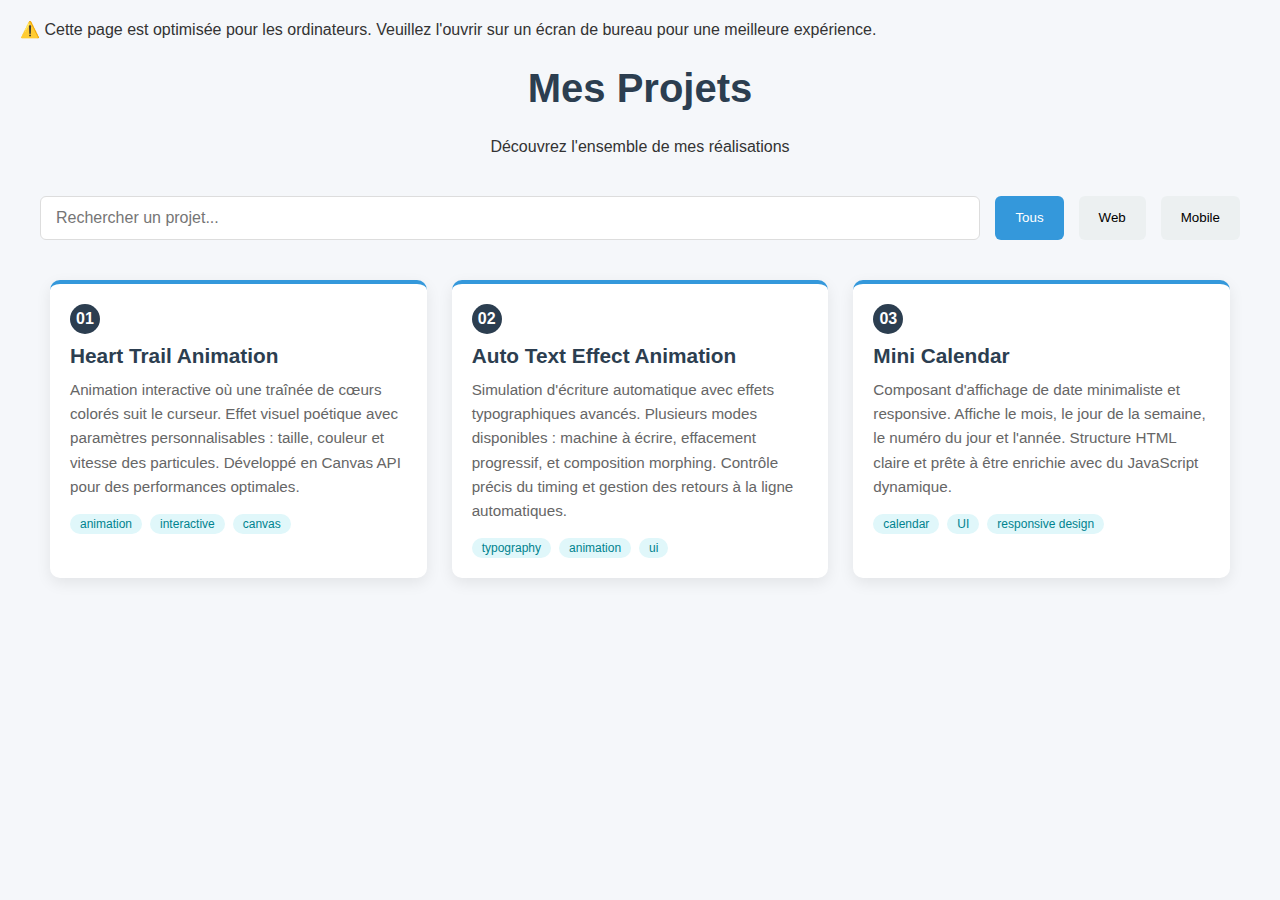
<file: index.html>
<!doctype html>
<html lang="fr">
  <head>
    <meta charset="UTF-8" />
    <meta name="viewport" content="width=device-width, initial-scale=1.0" />
    <title>Portfolio - Tous mes projets</title>
    <link rel="stylesheet" href="style.css" />
  </head>
  <body>
    <div class="mobie-warning">
      ⚠️ Cette page est optimisée pour les ordinateurs. Veuillez l'ouvrir sur un
      écran de bureau pour une meilleure expérience.
    </div>

    <div class="container">
      <header>
        <h1>Mes Projets</h1>
        <p>Découvrez l'ensemble de mes réalisations</p>
      </header>

      <div class="search-filter">
        <input type="text" id="search" placeholder="Rechercher un projet..." />
        <button class="filter-btn active" data-filter="all">Tous</button>
        <button class="filter-btn" data-filter="web">Web</button>
        <button class="filter-btn" data-filter="mobile">Mobile</button>
        <!-- Ajoutez d'autres boutons de filtre si besoin -->
      </div>

      <div id="loader" class="loader">Chargement des projets...</div>

      <div id="projects-container" class="projects-grid">
        <!-- Les cartes seront générées par JavaScript -->
      </div>
    </div>

    <script>
      // Variables globales
      let projectsData = [];
      let filteredProjects = [];

      // Éléments du DOM
      const projectsContainer = document.getElementById("projects-container");
      const loader = document.getElementById("loader");
      const searchInput = document.getElementById("search");
      const filterButtons = document.querySelectorAll(".filter-btn");

      // Charger les projets depuis JSON
      async function loadProjects() {
        try {
          const response = await fetch("projects.json");
          projectsData = await response.json();

          // Initialiser avec tous les projets visibles
          filteredProjects = [...projectsData];
          displayProjects();

          loader.style.display = "none";
        } catch (error) {
          console.error("Erreur de chargement:", error);
          loader.textContent = "Erreur de chargement des projets";
        }
      }

      // Afficher les projets
      function displayProjects() {
        projectsContainer.innerHTML = "";

        filteredProjects.forEach((project) => {
          const card = document.createElement("div");
          card.className = "project-card";

          card.innerHTML = `
                    <div class="card-content">
                        <div class="project-number">${project.id}</div>
                        <h2>${project.title}</h2>
                        <p>${project.description}</p>
                        <div class="tags">
                            ${
                              project.tags
                                ? project.tags
                                    .map(
                                      (tag) => `<span class="tag">${tag}</span>`
                                    )
                                    .join("")
                                : ""
                            }
                        </div>
                    </div>
                `;

          // Redirection au clic
          if (project.link) {
            card.addEventListener("click", () => {
              window.open(project.link, "_blank");
            });
          }

          projectsContainer.appendChild(card);
        });
      }

      // Filtrage et recherche
      function filterProjects() {
        const searchTerm = searchInput.value.toLowerCase();
        const activeFilter =
          document.querySelector(".filter-btn.active").dataset.filter;

        filteredProjects = projectsData.filter((project) => {
          const matchesSearch =
            project.title.toLowerCase().includes(searchTerm) ||
            project.description.toLowerCase().includes(searchTerm) ||
            (project.tags &&
              project.tags.some((tag) =>
                tag.toLowerCase().includes(searchTerm)
              ));

          const matchesFilter =
            activeFilter === "all" ||
            (project.tags && project.tags.includes(activeFilter));

          return matchesSearch && matchesFilter;
        });

        displayProjects();
      }

      // Événements
      searchInput.addEventListener("input", filterProjects);

      filterButtons.forEach((button) => {
        button.addEventListener("click", () => {
          filterButtons.forEach((btn) => btn.classList.remove("active"));
          button.classList.add("active");
          filterProjects();
        });
      });

      // Initialisation
      loadProjects();
    </script>
  </body>
</html>
</file>
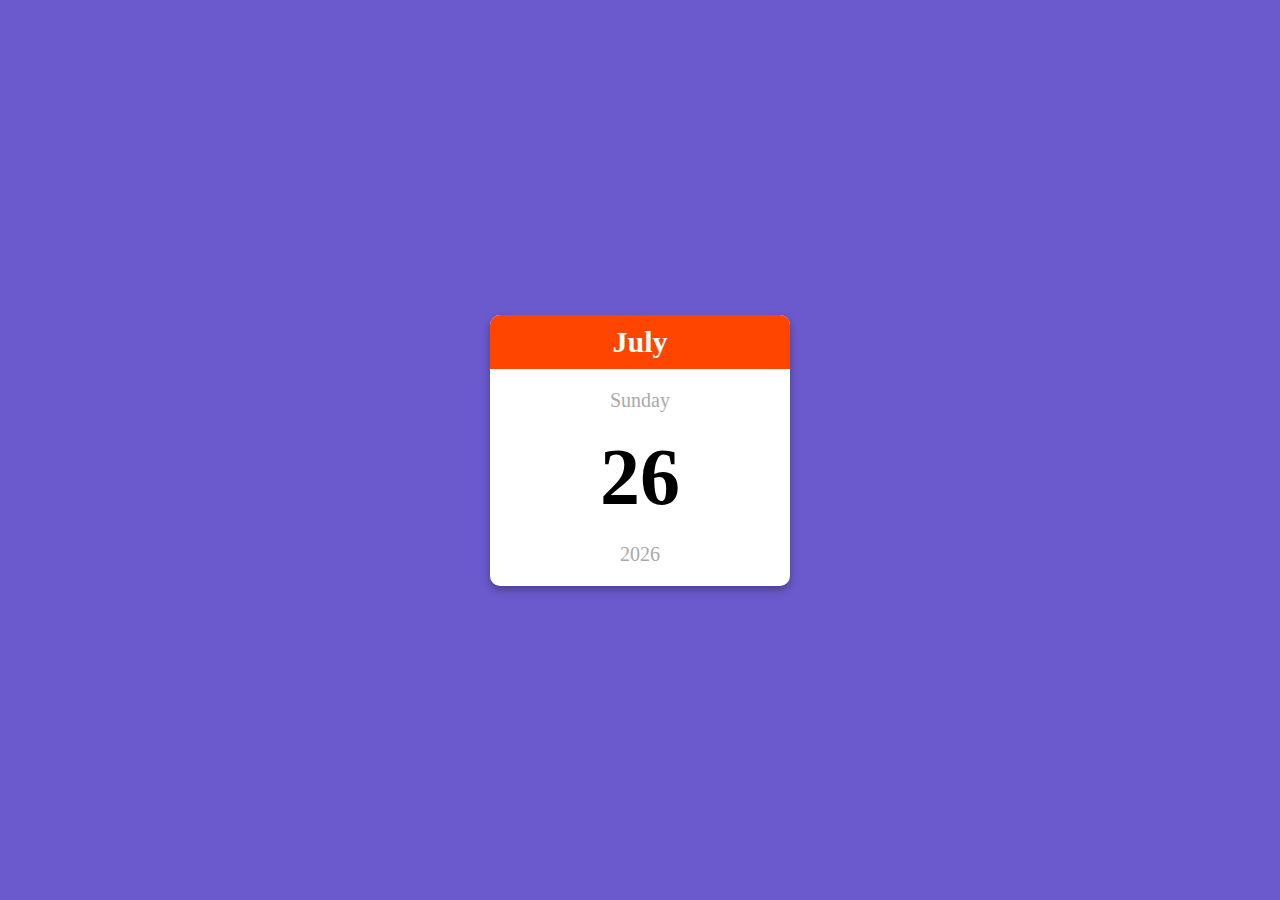
<file: projects/03-mini-calendar/index.html>
<!DOCTYPE html>
<html lang="en">
<head>
    <meta charset="UTF-8">
    <meta name="viewport" content="width=device-width, initial-scale=1.0">
    <title>Mini Calendar</title>
    <link rel="stylesheet" href="style.css">
</head>
<body>
    <div class="calendar-container">
        <!-- p.month-name#month-name{April} -->
        <p class="month-name" id="month-name">April</p>
        <p class="day-name" id="day-name">Tuesday</p>
        <p class="day-number" id="day-number">15</p>
        <p class="year" id="year">2025</p>
    </div>

    <script src="index.js"></script>
</body>
</html>
</file>
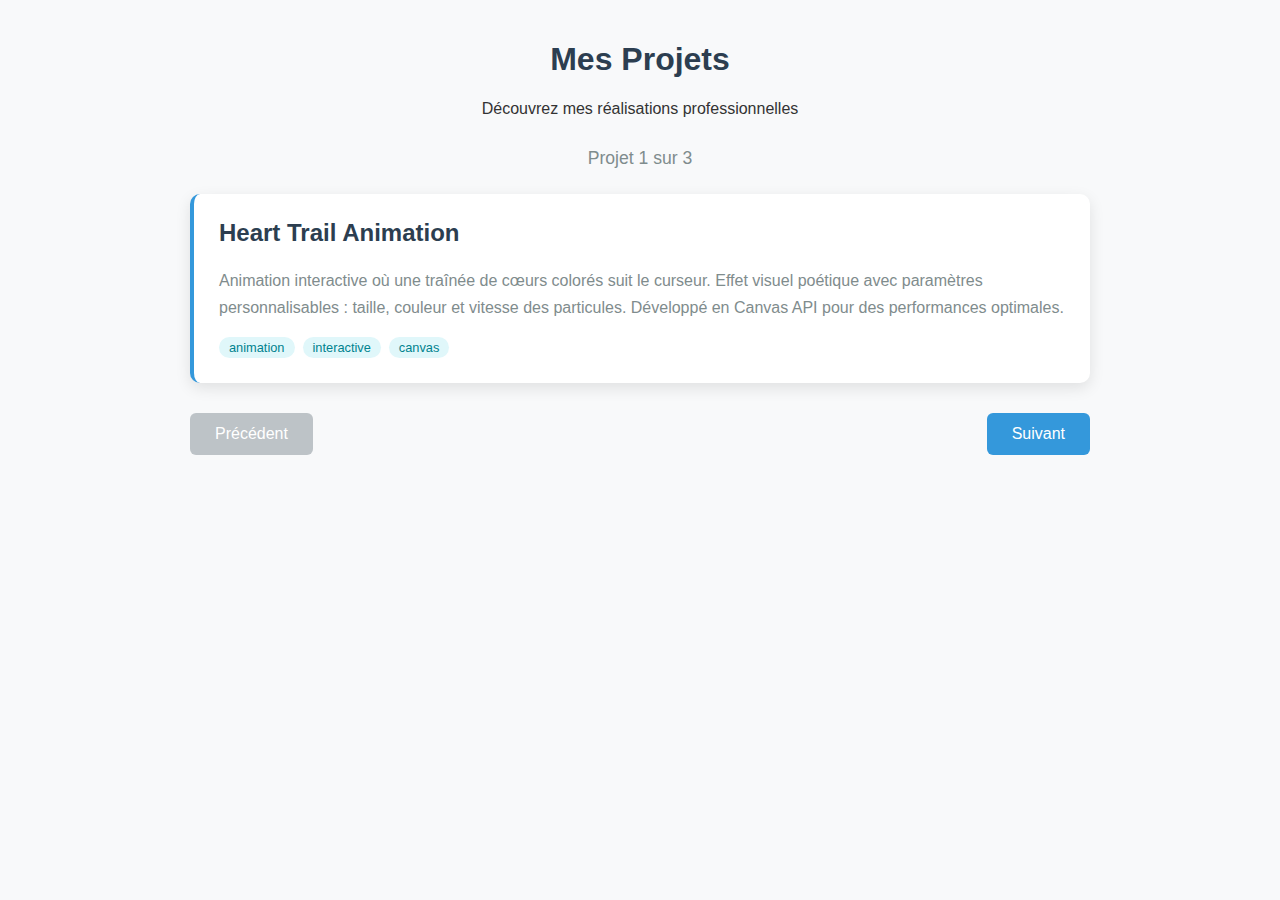
<file: index copy.html>
<!DOCTYPE html>
<html lang="fr">
<head>
    <meta charset="UTF-8">
    <meta name="viewport" content="width=device-width, initial-scale=1.0">
    <title>Portfolio Projets</title>
    <style>
        body {
            font-family: 'Segoe UI', Tahoma, Geneva, Verdana, sans-serif;
            margin: 0;
            padding: 20px;
            background-color: #f8f9fa;
            color: #333;
        }
        
        .container {
            max-width: 900px;
            margin: 0 auto;
        }
        
        header {
            text-align: center;
            margin-bottom: 30px;
        }
        
        h1 {
            color: #2c3e50;
        }
        
        .card {
            background: white;
            border-radius: 10px;
            box-shadow: 0 5px 15px rgba(0,0,0,0.1);
            padding: 25px;
            margin-bottom: 25px;
            display: none;
            cursor: pointer;
            transition: all 0.3s ease;
            border-left: 4px solid #3498db;
        }
        
        .card:hover {
            transform: translateY(-5px);
            box-shadow: 0 8px 25px rgba(0,0,0,0.15);
            border-left-color: #e74c3c;
        }
        
        .card.active {
            display: block;
            animation: fadeIn 0.6s;
        }
        
        .card h2 {
            margin-top: 0;
            color: #2c3e50;
            font-size: 1.5em;
        }
        
        .card p {
            color: #7f8c8d;
            line-height: 1.7;
        }
        
        .card .tags {
            margin-top: 15px;
            display: flex;
            flex-wrap: wrap;
            gap: 8px;
        }
        
        .card .tag {
            background: #e0f7fa;
            color: #00838f;
            padding: 3px 10px;
            border-radius: 20px;
            font-size: 0.8em;
        }
        
        .navigation {
            display: flex;
            justify-content: space-between;
            margin-top: 30px;
        }
        
        button {
            padding: 12px 25px;
            background-color: #3498db;
            color: white;
            border: none;
            border-radius: 6px;
            cursor: pointer;
            font-size: 16px;
            transition: background 0.3s;
        }
        
        button:hover {
            background-color: #2980b9;
        }
        
        button:disabled {
            background-color: #bdc3c7;
            cursor: not-allowed;
        }
        
        .counter {
            text-align: center;
            margin: 25px 0;
            font-size: 1.1em;
            color: #7f8c8d;
        }
        
        .loader {
            text-align: center;
            margin: 50px 0;
            font-size: 1.2em;
            color: #7f8c8d;
        }
        
        @keyframes fadeIn {
            from { opacity: 0; transform: translateY(10px); }
            to { opacity: 1; transform: translateY(0); }
        }
    </style>
</head>
<body>
    <div class="container">
        <header>
            <h1>Mes Projets</h1>
            <p>Découvrez mes réalisations professionnelles</p>
        </header>
        
        <div class="counter">
            Projet <span id="current">1</span> sur <span id="total">...</span>
        </div>
        
        <div id="loader" class="loader">Chargement des projets...</div>
        
        <div id="cards-container" style="display: none;">
            <!-- Les cartes seront générées par JavaScript -->
        </div>
        
        <div class="navigation">
            <button id="prev-btn" disabled>Précédent</button>
            <button id="next-btn" disabled>Suivant</button>
        </div>
    </div>

    <script>
        // Variables globales
        let projectsData = [];
        let totalCards = 0;
        let currentCard = 1;
        
        // Éléments du DOM
        const cardsContainer = document.getElementById('cards-container');
        const prevBtn = document.getElementById('prev-btn');
        const nextBtn = document.getElementById('next-btn');
        const currentSpan = document.getElementById('current');
        const totalSpan = document.getElementById('total');
        const loader = document.getElementById('loader');
        
        // Charger les données depuis le fichier JSON
        async function loadProjects() {
            try {
                const response = await fetch('projects.json');
                if (!response.ok) {
                    throw new Error('Erreur de chargement des données');
                }
                projectsData = await response.json();
                totalCards = projectsData.length;
                totalSpan.textContent = totalCards;
                
                if (totalCards > 0) {
                    createCards();
                    loader.style.display = 'none';
                    cardsContainer.style.display = 'block';
                } else {
                    loader.textContent = 'Aucun projet disponible';
                }
            } catch (error) {
                console.error('Erreur:', error);
                loader.textContent = 'Erreur de chargement des projets';
            }
        }
        
        // Créer les cartes
        function createCards() {
            projectsData.forEach((project, index) => {
                const card = document.createElement('div');
                card.className = 'card';
                card.id = `card-${index + 1}`;
                
                // Contenu de la carte
                card.innerHTML = `
                    <h2>${project.title || `Projet ${index + 1}`}</h2>
                    <p>${project.description || 'Description non disponible'}</p>
                    ${project.tags ? `<div class="tags">${
                        project.tags.map(tag => `<span class="tag">${tag}</span>`).join('')
                    }</div>` : ''}
                `;
                
                // Redirection au clic
                if (project.link) {
                    card.addEventListener('click', () => {
                        window.open(project.link, '_blank');
                    });
                }
                
                cardsContainer.appendChild(card);
            });
            
            showCard(currentCard);
        }
        
        // Afficher une carte spécifique
        function showCard(index) {
            // Cacher toutes les cartes
            document.querySelectorAll('.card').forEach(card => {
                card.classList.remove('active');
            });
            
            // Afficher la carte sélectionnée
            const cardToShow = document.getElementById(`card-${index}`);
            if (cardToShow) {
                cardToShow.classList.add('active');
            }
            
            // Mettre à jour le compteur
            currentSpan.textContent = index;
            
            // Gérer l'état des boutons
            prevBtn.disabled = index === 1;
            nextBtn.disabled = index === totalCards;
        }
        
        // Navigation
        prevBtn.addEventListener('click', () => {
            if (currentCard > 1) {
                currentCard--;
                showCard(currentCard);
            }
        });
        
        nextBtn.addEventListener('click', () => {
            if (currentCard < totalCards) {
                currentCard++;
                showCard(currentCard);
            }
        });
        
        // Navigation au clavier
        document.addEventListener('keydown', (e) => {
            if (e.key === 'ArrowLeft' && currentCard > 1) {
                currentCard--;
                showCard(currentCard);
            } else if (e.key === 'ArrowRight' && currentCard < totalCards) {
                currentCard++;
                showCard(currentCard);
            }
        });
        
        // Initialisation
        loadProjects();
    </script>
</body>
</html>
</file>
<file: style.css>
@media screen and (min-width: 1024px) {
  :root {
    --primary-color: #3498db;
    --secondary-color: #2c3e50;
  }

  body {
    font-family: "Segoe UI", Tahoma, Geneva, Verdana, sans-serif;
    margin: 0;
    padding: 20px;
    background-color: #f5f7fa;
    color: #333;
  }

  .container {
    max-width: 1200px;
    margin: 0 auto;
  }

  header {
    text-align: center;
    margin-bottom: 40px;
  }

  h1 {
    color: var(--secondary-color);
    font-size: 2.5em;
  }

  .projects-grid {
    display: grid;
    grid-template-columns: repeat(auto-fill, minmax(280px, 1fr));
    gap: 25px;
    padding: 10px;
  }

  .project-card {
    background: white;
    border-radius: 10px;
    box-shadow: 0 5px 15px rgba(0, 0, 0, 0.08);
    overflow: hidden;
    transition: all 0.3s ease;
    cursor: pointer;
    border-top: 4px solid var(--primary-color);
  }

  .project-card:hover {
    transform: translateY(-8px);
    box-shadow: 0 12px 20px rgba(0, 0, 0, 0.15);
    border-top-color: #e74c3c;
  }

  .card-content {
    padding: 20px;
  }

  .project-number {
    display: inline-block;
    background: var(--secondary-color);
    color: white;
    width: 30px;
    height: 30px;
    border-radius: 50%;
    text-align: center;
    line-height: 30px;
    margin-bottom: 10px;
    font-weight: bold;
  }

  .project-card h2 {
    margin: 0 0 10px;
    color: var(--secondary-color);
    font-size: 1.3em;
  }

  .project-card p {
    color: #666;
    line-height: 1.6;
    margin: 0 0 15px;
    font-size: 0.95em;
  }

  .tags {
    display: flex;
    flex-wrap: wrap;
    gap: 8px;
  }

  .tag {
    background: #e0f7fa;
    color: #00838f;
    padding: 3px 10px;
    border-radius: 20px;
    font-size: 0.75em;
  }

  .search-filter {
    margin-bottom: 30px;
    display: flex;
    gap: 15px;
    flex-wrap: wrap;
  }

  #search {
    flex-grow: 1;
    padding: 12px 15px;
    border: 1px solid #ddd;
    border-radius: 6px;
    font-size: 1em;
    min-width: 250px;
  }

  .filter-btn {
    padding: 12px 20px;
    background: #ecf0f1;
    border: none;
    border-radius: 6px;
    cursor: pointer;
    transition: all 0.2s;
  }

  .filter-btn:hover,
  .filter-btn.active {
    background: var(--primary-color);
    color: white;
  }

  .loader {
    text-align: center;
    padding: 50px;
    font-size: 1.2em;
  }

  /* @media (max-width: 768px) {
            .projects-grid {
                grid-template-columns: repeat(auto-fill, minmax(240px, 1fr));
            }
        } */
}
</file>
<file: projects/03-mini-calendar/style.css>
body{
    margin: 0;
    display: flex;
    justify-content: center;
    height: 100vh;
    align-items: center;
    font-family: cursive;
    background-color: slateblue;
}

.calendar-container{
    background-color: white;
    width: 300px;
    text-align: center;
    border-radius: 10px;
    box-shadow: 0 4px 8px rgba(0, 0, 0, .3); /*   x, y, blur, couleur de l'ombre(rouge, vert, blue, transpatence) */
    overflow: hidden;
}

.month-name{
    margin: 0;
    background-color: orangered;
    padding: 10px;
    color: white;
    font-size: 30px;
    font-weight: bold;
}


.day-name {
    font-size: 20px;
    color: darkgray;
}

.day-number {
    font-size: 80px;
    margin: 0;
    font-weight: bold;
}

.year{
    margin: 20px 0;
    font-size: 20px;
    color: darkgray;
    font-weight: 500px;
}
</file>
